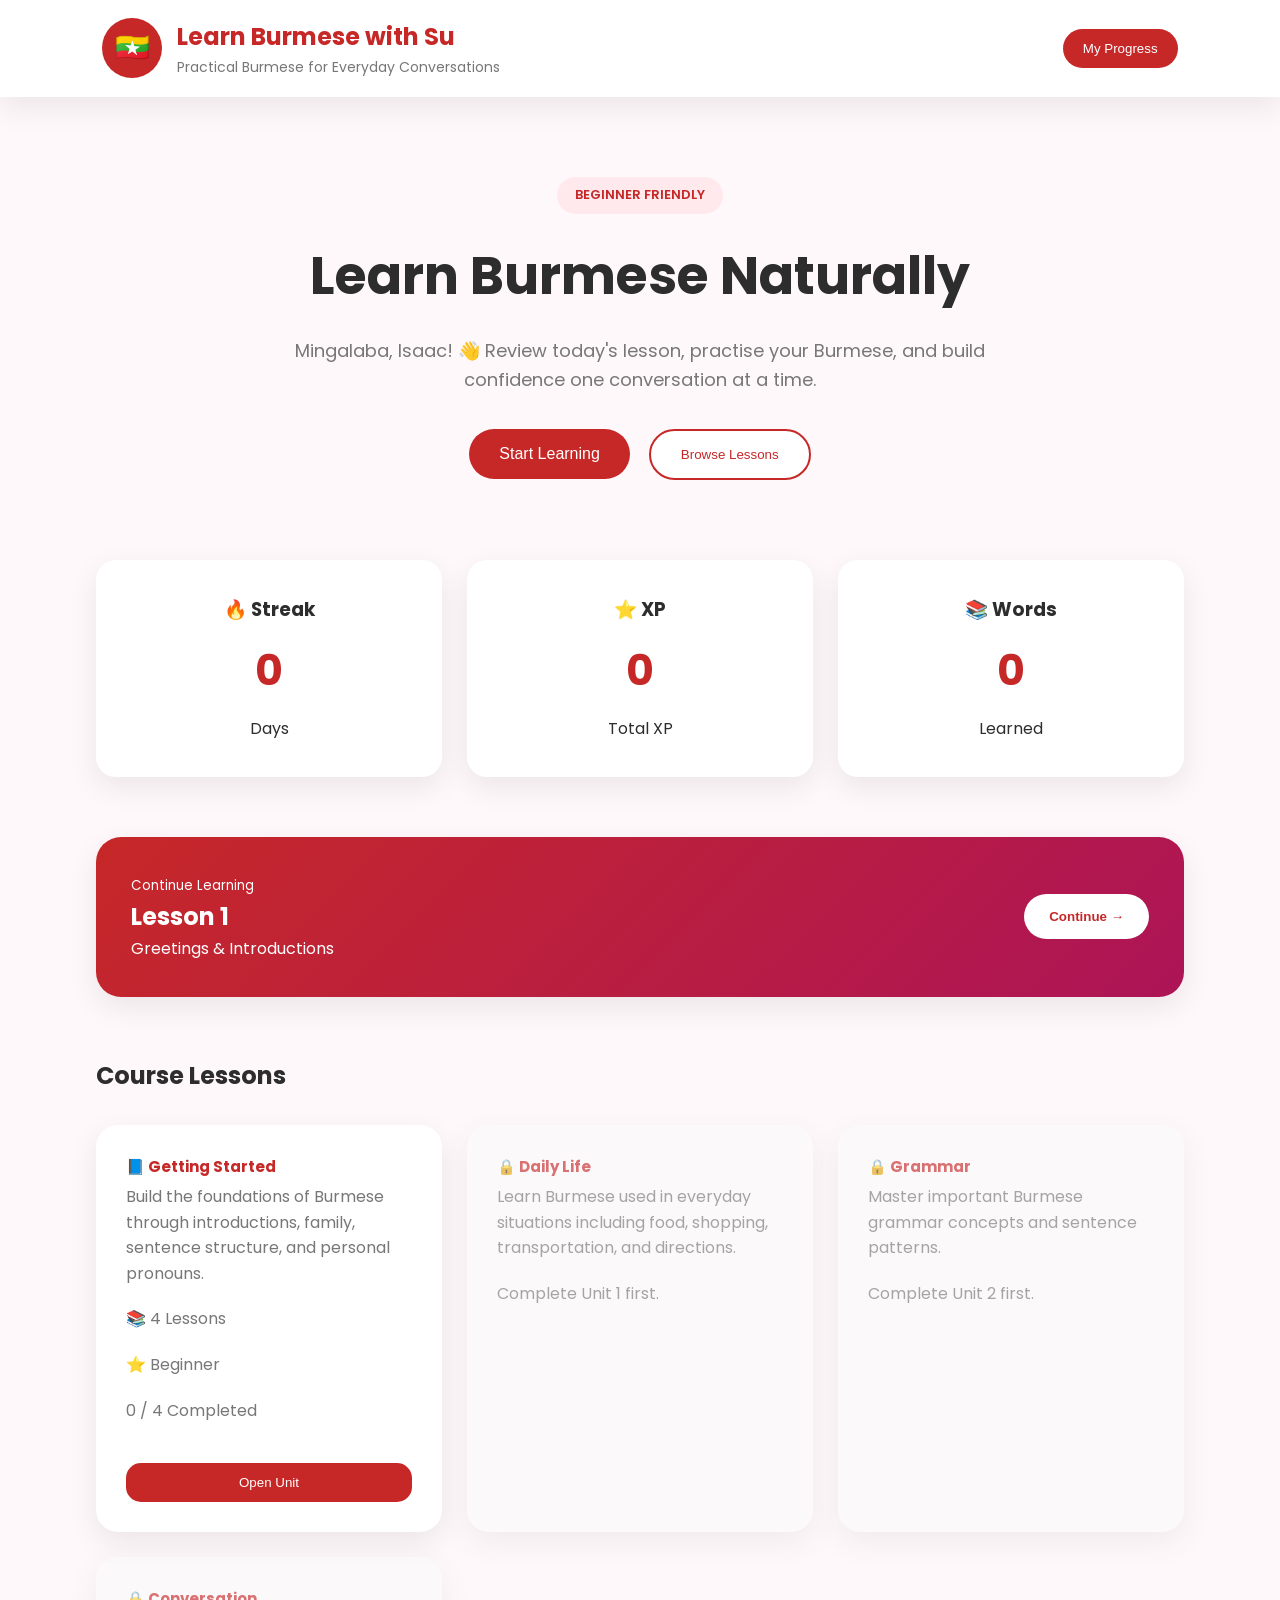
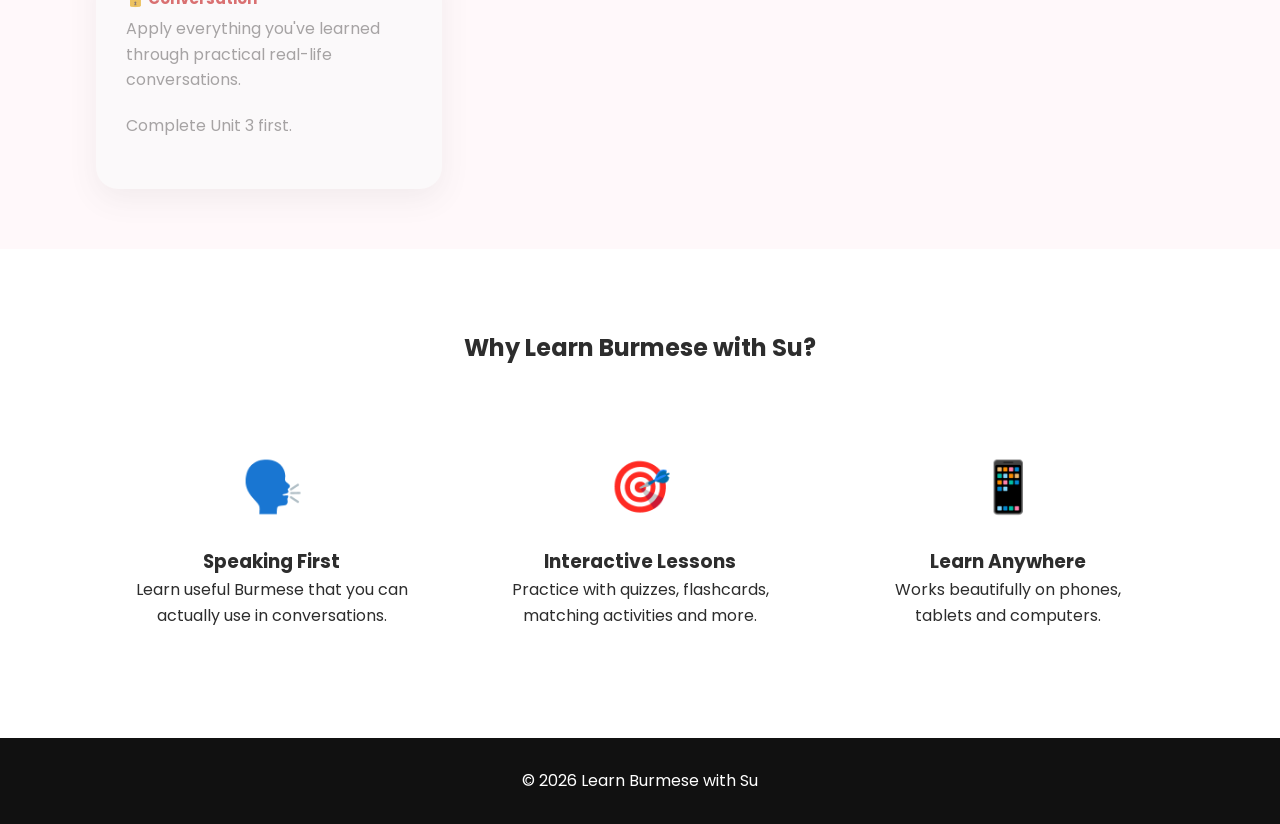
<file: index.html>
<!DOCTYPE html>
<html lang="en">
<head>
    <meta charset="UTF-8">
    <meta name="viewport" content="width=device-width, initial-scale=1.0">

    <title>Learn Burmese with Su</title>

    <meta name="description" content="Learn practical Burmese through interactive lessons with Su.">

    <link rel="preconnect" href="https://fonts.googleapis.com">
    <link rel="preconnect" href="https://fonts.gstatic.com" crossorigin>

    <link href="https://fonts.googleapis.com/css2?family=Poppins:wght@300;400;500;600;700&display=swap" rel="stylesheet">

    <link rel="stylesheet" href="style.css">
</head>

<body>

<header class="navbar">

    <div class="logo">

        <div class="logo-icon">
            🇲🇲
        </div>

        <div class="logo-text">

            <h1>Learn Burmese with Su</h1>

            <p>Practical Burmese for Everyday Conversations</p>

        </div>

    </div>

    <button class="login-btn">
        My Progress
    </button>

</header>

<main>

<section class="hero">

    <div class="hero-content">

        <span class="tag">
            BEGINNER FRIENDLY
        </span>

        <h2>
            Learn Burmese Naturally
        </h2>

        <p>
            Mingalaba, Isaac! 👋
            Review today's lesson, practise your Burmese, and build confidence one conversation at a time.
        </p>

        <div class="hero-buttons">

            <button class="primary-btn" onclick="startLesson()">
                Start Learning
            </button>

            <button class="secondary-btn" onclick="scrollToLessons()">
                Browse Lessons
            </button>

        </div>

    </div>

</section>

<section class="dashboard">

    <div class="stat-card">

        <h3>🔥 Streak</h3>

        <span id="streak">0</span>

        <p>Days</p>

    </div>

    <div class="stat-card">

        <h3>⭐ XP</h3>

        <span id="xp">0</span>

        <p>Total XP</p>

    </div>

    <div class="stat-card">

        <h3>📚 Words</h3>

        <span id="words">0</span>

        <p>Learned</p>

    </div>

</section>

<section class="continue">

    <div class="continue-card">

        <div>

            <small>Continue Learning</small>

            <h2>Lesson 1</h2>

            <p>Greetings & Introductions</p>

        </div>

        <button onclick="startLesson()">
            Continue →
        </button>

    </div>

</section>

<section class="lessons" id="lessons">

    <h2>Course Lessons</h2>

    <div id="unitContainer">

        <!-- Lesson cards will be generated by app.js -->

    </div>

</section>

<section class="about">

    <h2>Why Learn Burmese with Su?</h2>

    <div class="features">

        <div class="feature">

            <div class="emoji">🗣️</div>

            <h3>Speaking First</h3>

            <p>
                Learn useful Burmese that you can actually use in conversations.
            </p>

        </div>

        <div class="feature">

            <div class="emoji">🎯</div>

            <h3>Interactive Lessons</h3>

            <p>
                Practice with quizzes, flashcards, matching activities and more.
            </p>

        </div>

        <div class="feature">

            <div class="emoji">📱</div>

            <h3>Learn Anywhere</h3>

            <p>
                Works beautifully on phones, tablets and computers.
            </p>

        </div>

    </div>

</section>

</main>

<footer>

    <p>

        © 2026 Learn Burmese with Su

    </p>

</footer>

<script src="courseData.js"></script>
<script src="progress.js"></script>
<script src="app.js"></script>

</body>
</html>
</file>
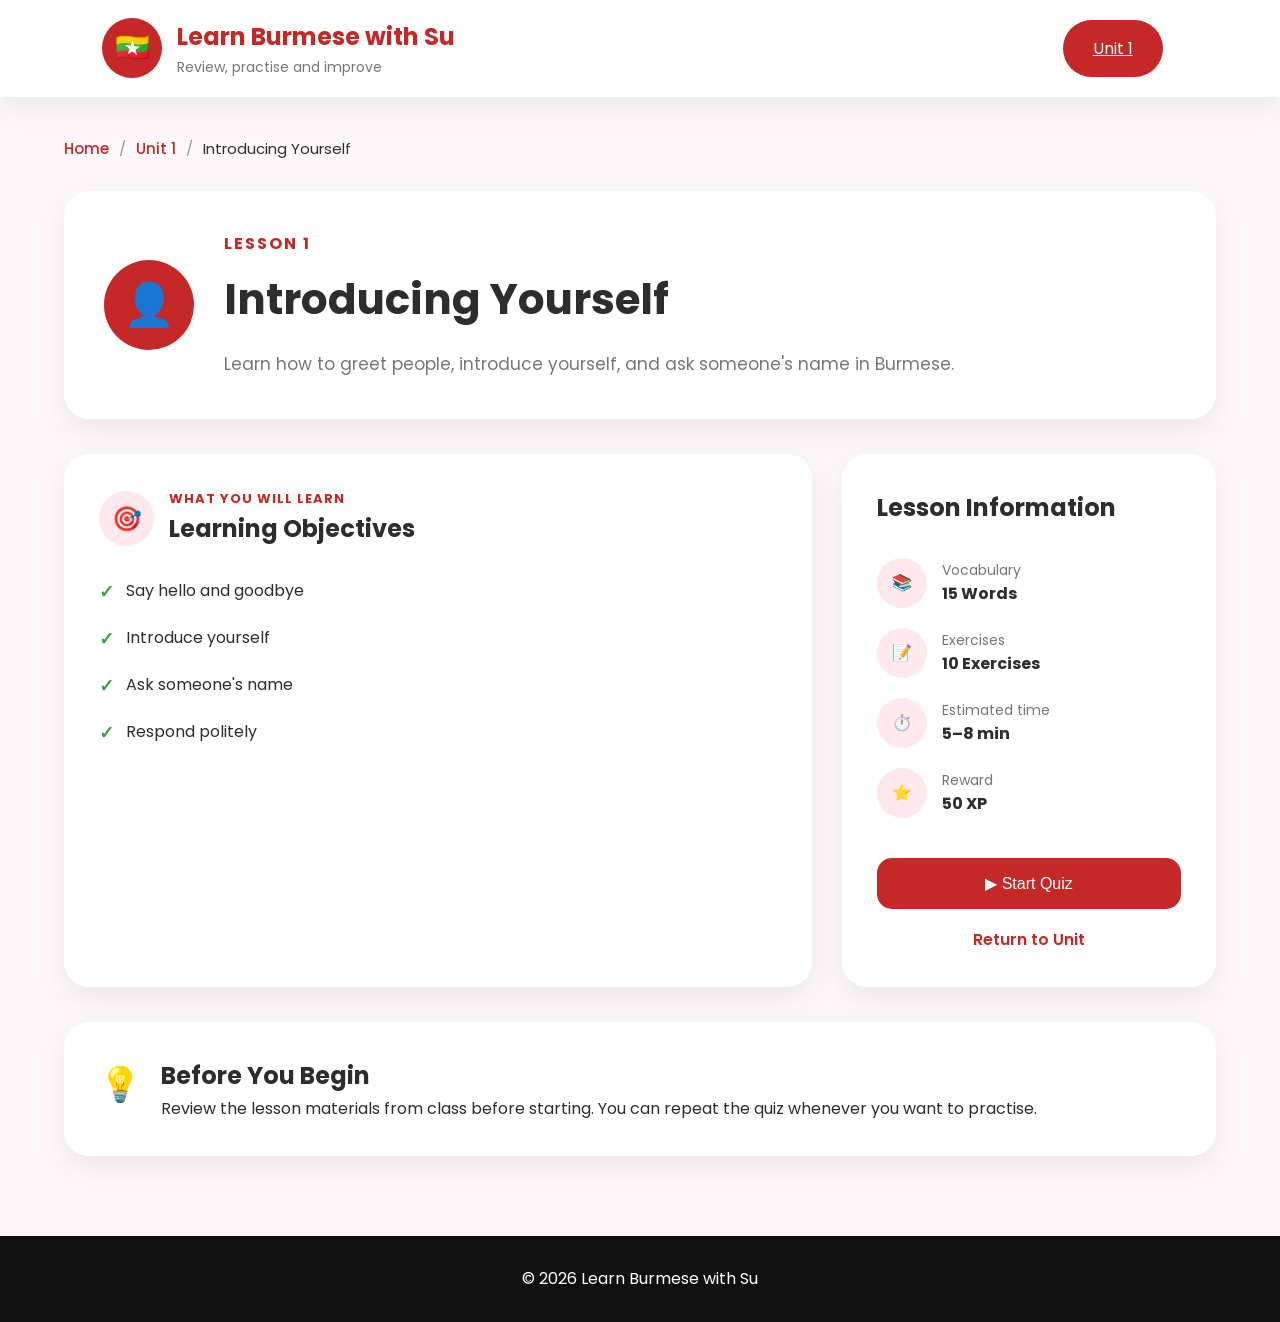
<file: lesson.html>
<!DOCTYPE html>

<html lang="en">

<head>

    <meta charset="UTF-8">

    <meta
        name="viewport"
        content="width=device-width, initial-scale=1.0"
    >

    <meta
        name="description"
        content="Review the lesson objectives and begin your Burmese language practice."
    >

    <title>Lesson Overview | Learn Burmese with Su</title>

    <link
        rel="preconnect"
        href="https://fonts.googleapis.com"
    >

    <link
        rel="preconnect"
        href="https://fonts.gstatic.com"
        crossorigin
    >

    <link
        href="https://fonts.googleapis.com/css2?family=Poppins:wght@400;500;600;700&display=swap"
        rel="stylesheet"
    >

    <link
        rel="stylesheet"
        href="style.css"
    >

</head>

<body class="lesson-overview-page">


    <!-- ==========================================
         NAVIGATION
    =========================================== -->

    <header class="navbar">

        <div class="logo">

            <div class="logo-icon">
                🇲🇲
            </div>

            <div class="logo-text">

                <h1>Learn Burmese with Su</h1>

                <p>Review, practise and improve</p>

            </div>

        </div>


        <a
            id="backUnitButton"
            href="#"
            class="primary-btn nav-btn"
        >
            Back To Unit
        </a>

    </header>



    <!-- ==========================================
         MAIN CONTENT
    =========================================== -->

    <main class="lesson-overview-container">


        <!-- BREADCRUMB -->

        <nav
            class="lesson-breadcrumb"
            aria-label="Lesson navigation"
        >

            <a
                href="index.html"
                class="breadcrumb-link"
            >
                Home
            </a>

            <span class="breadcrumb-divider">
                /
            </span>

            <a
                href="unit.html?unit=1"
                id="unitBreadcrumb"
                class="breadcrumb-link"
            >
                Unit 1
            </a>

            <span class="breadcrumb-divider">
                /
            </span>

            <span id="lessonBreadcrumb">
                Lesson
            </span>

        </nav>



        <!-- LESSON HERO -->

        <section class="lesson-overview-hero">

            <div
                id="lessonOverviewIcon"
                class="lesson-overview-icon"
            >
                👤
            </div>


            <div class="lesson-overview-content">

                <p
                    id="lessonNumber"
                    class="lesson-overview-label"
                >
                    LESSON 1
                </p>

                <h1 id="lessonTitle">
                    Introducing Yourself
                </h1>

                <p
                    id="lessonDescription"
                    class="lesson-overview-description"
                >
                    Learn how to greet people, introduce yourself and ask
                    someone their name in Burmese.
                </p>

            </div>

        </section>



        <!-- LESSON DETAILS -->

        <div class="lesson-overview-grid">


            <!-- LEFT COLUMN -->

            <section class="lesson-objectives-card">

                <div class="section-heading">

                    <div class="section-heading-icon">
                        🎯
                    </div>

                    <div>

                        <p class="section-label">
                            WHAT YOU WILL LEARN
                        </p>

                        <h2>Learning Objectives</h2>

                    </div>

                </div>


                <ul
                    id="objectivesList"
                    class="objectives-list"
                >

                    <li>
                        <span class="objective-check">✓</span>
                        Greet someone politely
                    </li>

                    <li>
                        <span class="objective-check">✓</span>
                        Introduce yourself
                    </li>

                    <li>
                        <span class="objective-check">✓</span>
                        Ask someone their name
                    </li>

                    <li>
                        <span class="objective-check">✓</span>
                        Respond using simple Burmese expressions
                    </li>

                </ul>

            </section>



            <!-- RIGHT COLUMN -->

            <aside class="lesson-information-card">

                <h2>Lesson Information</h2>


                <div class="lesson-information-list">


                    <div class="lesson-information-item">

                        <div class="information-icon">
                            📚
                        </div>

                        <div>

                            <span class="information-label">
                                Vocabulary
                            </span>

                            <strong id="lessonWords">
                                15 words
                            </strong>

                        </div>

                    </div>


                    <div class="lesson-information-item">

                        <div class="information-icon">
                            📝
                        </div>

                        <div>

                            <span class="information-label">
                                Exercises
                            </span>

                            <strong id="lessonExercises">
                                10 exercises
                            </strong>

                        </div>

                    </div>


                    <div class="lesson-information-item">

                        <div class="information-icon">
                            ⏱️
                        </div>

                        <div>

                            <span class="information-label">
                                Estimated time
                            </span>

                            <strong id="lessonDuration">
                                5–8 minutes
                            </strong>

                        </div>

                    </div>


                    <div class="lesson-information-item">

                        <div class="information-icon">
                            ⭐
                        </div>

                        <div>

                            <span class="information-label">
                                Reward
                            </span>

                            <strong id="lessonXp">
                                50 XP
                            </strong>

                        </div>

                    </div>


                </div>


                <button
                    id="startPracticeButton"
                    class="start-practice-btn"
                    type="button"
                >
                    <span>▶</span>
                    Start Quiz
                </button>


                <a
                    href="unit.html?unit=1"
                    id="backToUnitLink"
                    class="back-to-unit-link"
                >
                    Return to Unit
                </a>

            </aside>


        </div>



        <!-- LESSON NOTE -->

        <section class="lesson-note-card">

            <div class="lesson-note-icon">
                💡
            </div>

            <div>

                <h2>Before You Begin</h2>

                <p>
                    Review the lesson materials from class before starting.
                    You can repeat the quiz whenever you want to practise.
                </p>

            </div>

        </section>


    </main>



    <!-- ==========================================
         FOOTER
    =========================================== -->

    <footer>

        <p>
            © 2026 Learn Burmese with Su
        </p>

    </footer>



    <!-- ==========================================
         SCRIPTS
    =========================================== -->

    <script src="courseData.js"></script>
    <script src="progress.js"></script>
    <script src="lesson.js"></script>


</body>

</html>
</file>
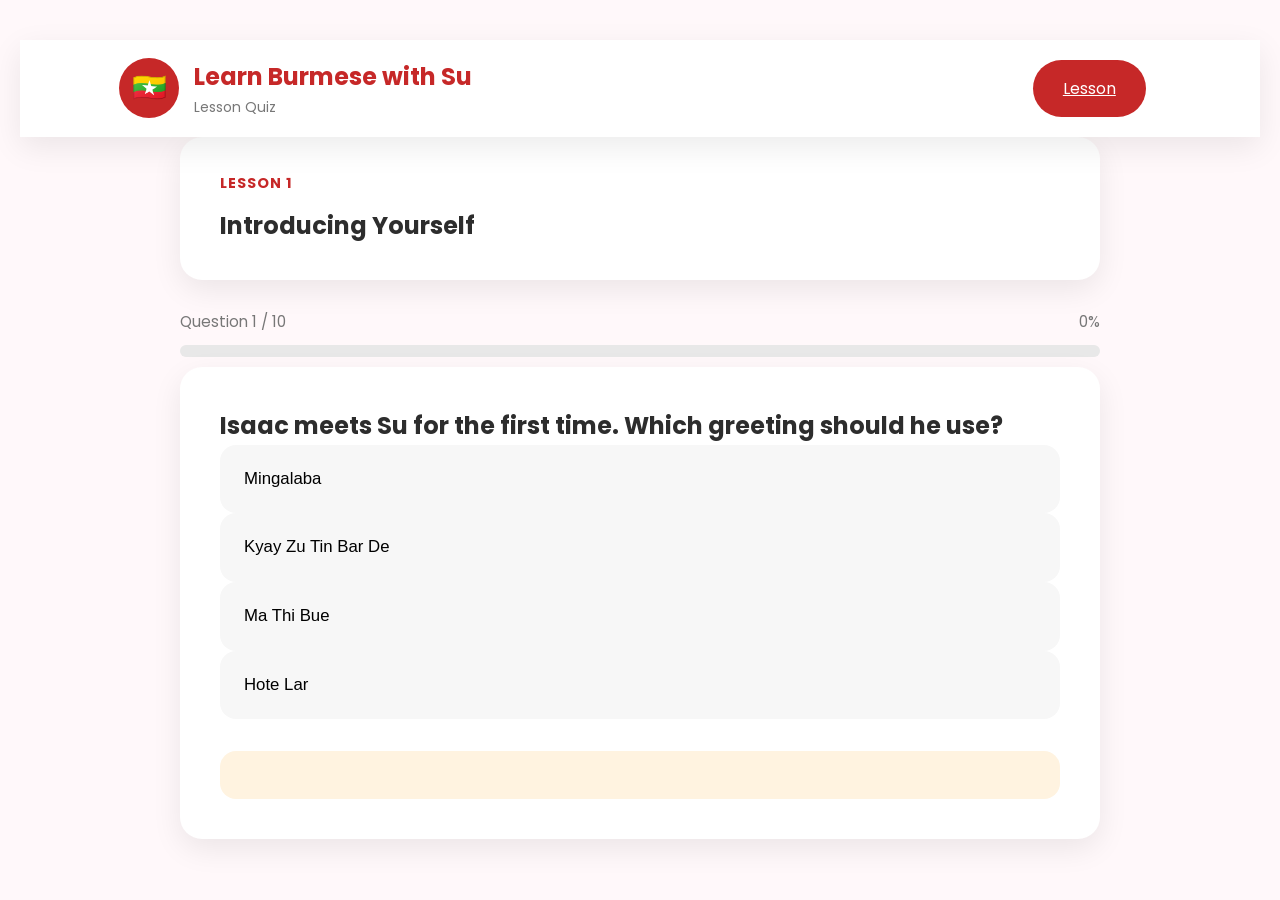
<file: quiz.html>
<!DOCTYPE html>

<html lang="en">

<head>

    <meta charset="UTF-8">

    <meta
        name="viewport"
        content="width=device-width, initial-scale=1.0"
    >

    <title>Quiz | Learn Burmese with Su</title>

    <link
        rel="preconnect"
        href="https://fonts.googleapis.com"
    >

    <link
        rel="preconnect"
        href="https://fonts.gstatic.com"
        crossorigin
    >

    <link
        href="https://fonts.googleapis.com/css2?family=Poppins:wght@400;500;600;700&display=swap"
        rel="stylesheet"
    >

    <link
        rel="stylesheet"
        href="style.css"
    >

</head>

<body class="quiz-page">


    <!-- ==========================================
         NAVBAR
    =========================================== -->

    <header class="navbar">

        <div class="logo">

            <div class="logo-icon">
                🇲🇲
            </div>

            <div class="logo-text">

                <h1>Learn Burmese with Su</h1>

                <p>Lesson Quiz</p>

            </div>

        </div>

        <a
            id="backLesson"
            href="#"
            class="primary-btn nav-btn"
        >
            Lesson
        </a>

    </header>



    <!-- ==========================================
         QUIZ
    =========================================== -->

    <main class="quiz-container">


        <!-- LESSON TITLE -->

        <section class="quiz-header">

            <p
                id="lessonLabel"
                class="quiz-label"
            >
                LESSON
            </p>

            <h1 id="lessonTitle">
                Lesson Title
            </h1>

        </section>



        <!-- PROGRESS -->

        <section class="progress-box">

            <div class="progress-info">

                <span id="questionNumber">
                    Question 1 / 10
                </span>

                <span id="progressPercent">
                    10%
                </span>

            </div>

            <div class="progress-bar">

                <div
                    id="progressFill"
                    class="progress-fill"
                ></div>

            </div>

        </section>



        <!-- QUESTION -->

        <section class="question-card">

            <h2 id="question">
                Loading...
            </h2>

            <div id="answers">

            </div>

            <div id="feedback" class="feedback"></div>
            
            <button
                id="nextBtn"
                class="next-btn"
                style="display:none;">
                Next Question →
            </button>

        </section>

    </main>



    <!-- ==========================================
         COMPLETION MODAL
    =========================================== -->

    <div
        id="completeScreen"
        class="complete-screen"
    >

        <div class="complete-card">

            <h1>
                🎉 Lesson Complete!
            </h1>

            <h2 id="completeLessonTitle">
                Lesson
            </h2>

            <div class="stats">

                <div>

                    <h3 id="correctAnswers">
                        0
                    </h3>

                    <p>Correct</p>

                </div>

                <div>

                    <h3 id="earnedXP">
                        50
                    </h3>

                    <p>XP</p>

                </div>

            </div>

            <p id="unlockMessage">

                Great work!

            </p>

            <button
                id="continueButton"
                class="primary-btn"
            >

                Continue

            </button>

        </div>

    </div>



    <!-- ==========================================
         SCRIPTS
    =========================================== -->

    <script src="courseData.js"></script>
    <script src="progress.js"></script>
    <script src="quiz.js"></script>

</body>

</html>
</file>
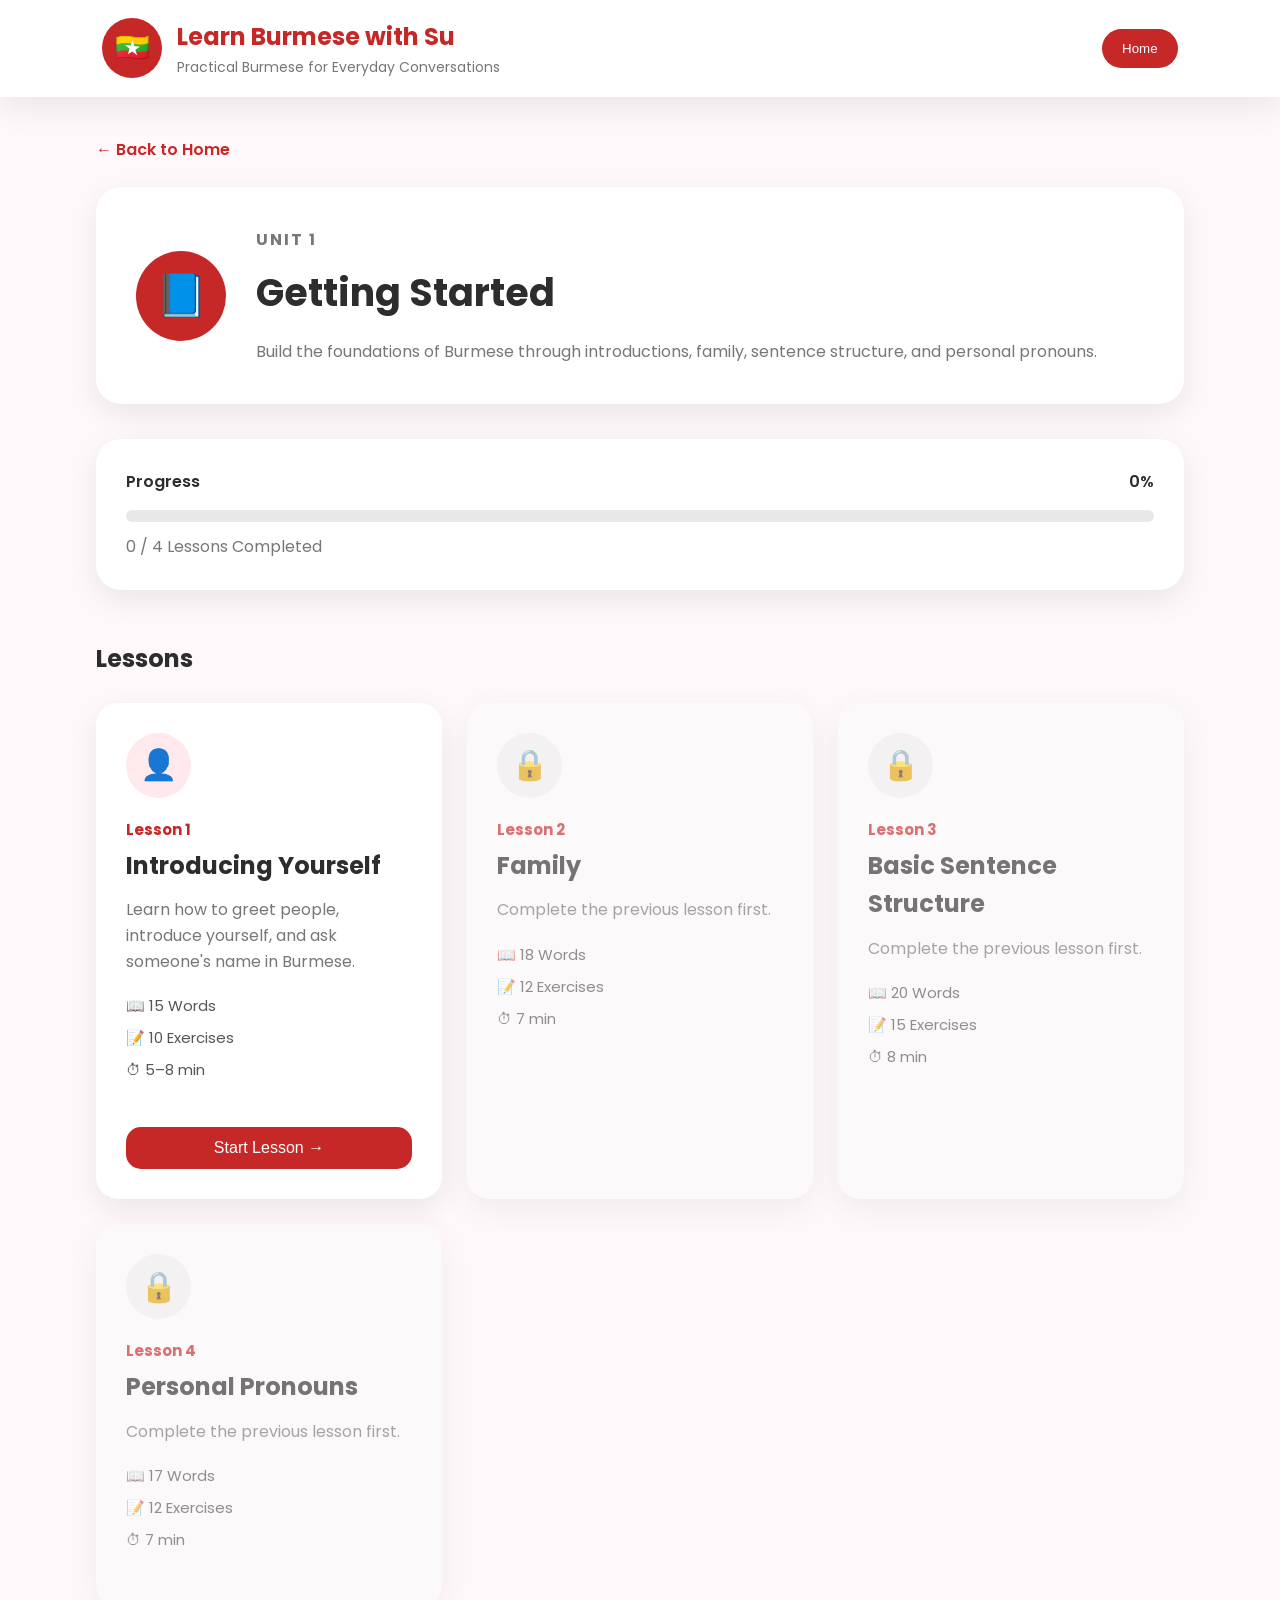
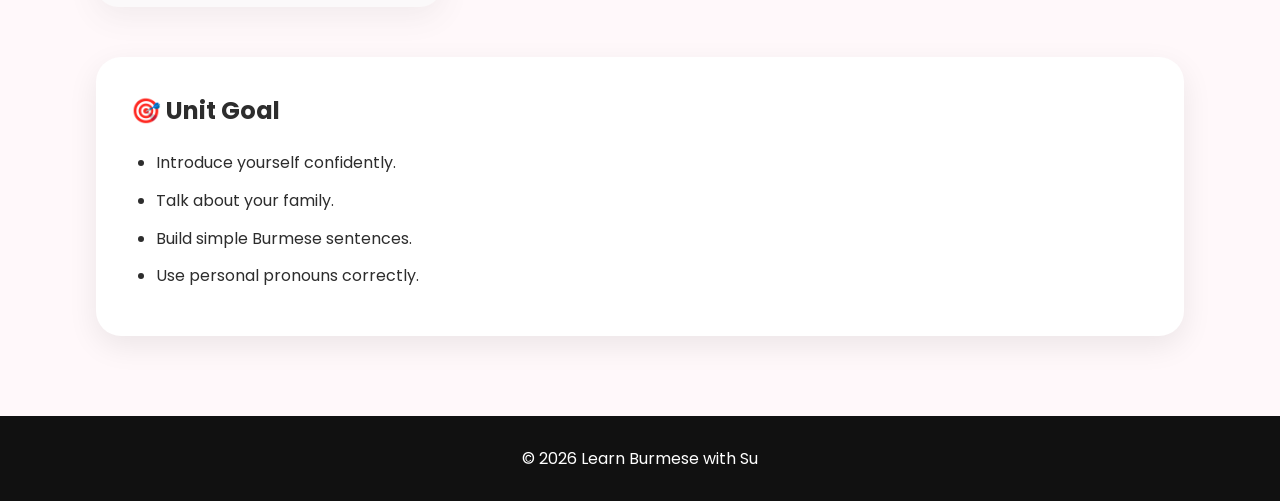
<file: unit.html>
<!DOCTYPE html>
<html lang="en">

<head>

    <meta charset="UTF-8">
    <meta name="viewport" content="width=device-width, initial-scale=1.0">

    <title>Unit | Learn Burmese with Su</title>

    <link rel="preconnect" href="https://fonts.googleapis.com">
    <link rel="preconnect" href="https://fonts.gstatic.com" crossorigin>

    <link href="https://fonts.googleapis.com/css2?family=Poppins:wght@300;400;500;600;700&display=swap" rel="stylesheet">

    <link rel="stylesheet" href="style.css">

</head>

<body>

<header class="navbar">

    <div class="logo">

        <div class="logo-icon">
            🇲🇲
        </div>

        <div class="logo-text">

            <h1>Learn Burmese with Su</h1>

            <p>Practical Burmese for Everyday Conversations</p>

        </div>

    </div>

    <button class="login-btn" onclick="window.location.href='index.html'">
        Home
    </button>

</header>



<main class="unit-container">

    <!-- ==========================
            Breadcrumb
    =========================== -->

    <a href="index.html" class="back-link">
        ← Back to Home
    </a>



    <!-- ==========================
            Unit Header
    =========================== -->

    <section class="unit-hero">

        <div class="unit-icon" id="unitIcon">
            📘
        </div>

        <div>

            <p class="unit-label" id="unitLabel">
                UNIT 1
            </p>

            <h1 id="unitTitle">
                Loading...
            </h1>

            <p id="unitDescription">
                Loading unit...
            </p>

        </div>

    </section>



    <!-- ==========================
            Progress
    =========================== -->

    <section class="progress-section">

        <div class="progress-header">

            <span>Progress</span>

            <span id="progressPercent">
                0%
            </span>

        </div>

        <div class="progress-bar">

            <div
                class="progress-fill"
                id="progressFill">

            </div>

        </div>

        <p id="progressText">
            0 / 4 Lessons Completed
        </p>

    </section>



    <!-- ==========================
            Lessons
    =========================== -->

    <section class="lesson-section">

        <h2>
            Lessons
        </h2>

        <div id="lessonContainer">

            <!-- Generated by unit.js -->

        </div>

    </section>



    <!-- ==========================
            Unit Goal
    =========================== -->

    <section class="goal-card">

        <h2>
            🎯 Unit Goal
        </h2>

        <ul id="goalList">

            <li>Introduce yourself confidently.</li>

            <li>Talk about your family.</li>

            <li>Build simple Burmese sentences.</li>

            <li>Use personal pronouns correctly.</li>

        </ul>

    </section>

</main>



<footer>

    <p>
        © 2026 Learn Burmese with Su
    </p>

</footer>



<!-- Course Data -->

<script src="courseData.js"></script>

<script src="progress.js"></script>

<!-- Unit Logic -->

<script src="unit.js"></script>

</body>

</html>
</file>
<file: style.css>
/* ==========================================
   Learn Burmese with Su
   Version 1.0
========================================== */

:root{

    --primary:#C62828;
    --primary-dark:#8E1C1C;

    --background:#FFF8FA;

    --card:#FFFFFF;

    --text:#2D2D2D;

    --gray:#777777;

    --border:#F2E8EA;

    --success:#43A047;

    --danger:#E53935;

    --shadow:0 10px 30px rgba(0,0,0,.08);

}

*{
    margin:0;
    padding:0;
    box-sizing:border-box;
}

html{
    scroll-behavior:smooth;
}

body{

    font-family:'Poppins',sans-serif;

    background:var(--background);

    color:var(--text);

    line-height:1.6;

}

/* ==========================
      NAVBAR
========================== */

.navbar{

    background:white;

    display:flex;

    justify-content:space-between;

    align-items:center;

    padding:18px 8%;

    box-shadow:var(--shadow);

    position:sticky;

    top:0;

    z-index:1000;

}

.logo{

    display:flex;

    align-items:center;

    gap:15px;

}

.logo-icon{

    width:60px;

    height:60px;

    border-radius:50%;

    background:var(--primary);

    color:white;

    display:flex;

    justify-content:center;

    align-items:center;

    font-size:28px;

}

.logo-text h1{

    font-size:24px;

    color:var(--primary);

}

.logo-text p{

    color:var(--gray);

    font-size:14px;

}

.login-btn{

    border:none;

    background:var(--primary);

    color:white;

    padding:12px 20px;

    border-radius:30px;

    cursor:pointer;

    transition:.3s;

}

.login-btn:hover{

    background:var(--primary-dark);

}

/* ==========================
      HERO
========================== */

.hero{

    padding:80px 8%;

    text-align:center;

}

.tag{

    display:inline-block;

    background:#FFE9EC;

    color:var(--primary);

    padding:8px 18px;

    border-radius:50px;

    font-size:13px;

    font-weight:600;

    margin-bottom:20px;

}

.hero h2{

    font-size:52px;

    margin-bottom:20px;

}

.hero p{

    max-width:700px;

    margin:auto;

    color:var(--gray);

    font-size:18px;

}

.hero-buttons{

    margin-top:35px;

}

.primary-btn{

    background:var(--primary);

    color:white;

    border:none;

    padding:16px 30px;

    border-radius:40px;

    cursor:pointer;

    font-size:16px;

    margin-right:15px;

    transition:.3s;

}

.primary-btn:hover{

    transform:translateY(-3px);

    background:var(--primary-dark);

}

.secondary-btn{

    background:white;

    color:var(--primary);

    border:2px solid var(--primary);

    padding:16px 30px;

    border-radius:40px;

    cursor:pointer;

    transition:.3s;

}

.secondary-btn:hover{

    background:var(--primary);

    color:white;

}

/* ==========================
      DASHBOARD
========================== */

.dashboard{

    width:85%;

    margin:auto;

    display:grid;

    grid-template-columns:repeat(3,1fr);

    gap:25px;

}

.stat-card{

    background:white;

    border-radius:20px;

    text-align:center;

    padding:35px;

    box-shadow:var(--shadow);

}

.stat-card span{

    font-size:42px;

    font-weight:bold;

    color:var(--primary);

    display:block;

    margin:12px 0;

}

/* ==========================
      CONTINUE CARD
========================== */

.continue{

    width:85%;

    margin:60px auto;

}

.continue-card{

    background:linear-gradient(135deg,#C62828,#AD1457);

    color:white;

    padding:35px;

    border-radius:25px;

    display:flex;

    justify-content:space-between;

    align-items:center;

    box-shadow:var(--shadow);

}

.continue-card button{

    background:white;

    color:var(--primary);

    border:none;

    padding:15px 25px;

    border-radius:30px;

    cursor:pointer;

    font-weight:600;

}

/* ==========================
      LESSONS
========================== */

.lessons{

    width:85%;

    margin:auto;

    padding-bottom:60px;

}

.lessons h2{

    margin-bottom:30px;

}

#unitContainer{

    display:grid;

    grid-template-columns:repeat(auto-fit,minmax(280px,1fr));

    gap:25px;

}

.lesson-card{

    background:white;

    border-radius:20px;

    padding:25px;

    box-shadow:var(--shadow);

    transition:.3s;

    cursor:pointer;

}

.lesson-card:hover{

    transform:translateY(-6px);

}

.lesson-card h3{

    color:var(--primary);

    margin-bottom:10px;

}

.lesson-card p{

    color:var(--gray);

}

.lesson-card button{

    margin-top:20px;

    width:100%;

    background:var(--primary);

    color:white;

    border:none;

    padding:12px;

    border-radius:15px;

    cursor:pointer;

}

/* ==========================
      ABOUT
========================== */

.about{

    background:white;

    padding:80px 8%;

}

.about h2{

    text-align:center;

    margin-bottom:50px;

}

.features{

    display:grid;

    grid-template-columns:repeat(3,1fr);

    gap:30px;

}

.feature{

    text-align:center;

    padding:30px;

}

.emoji{

    font-size:50px;

    margin-bottom:20px;

}

/* ==========================
      FOOTER
========================== */

footer{

    background:#111;

    color:white;

    text-align:center;

    padding:30px;

}

/* ==========================
      MOBILE
========================== */

@media(max-width:900px){

.dashboard{

    grid-template-columns:1fr;

}

.features{

    grid-template-columns:1fr;

}

.continue-card{

    flex-direction:column;

    text-align:center;

    gap:25px;

}

.hero h2{

    font-size:36px;

}

.navbar{

    flex-direction:column;

    gap:20px;

}

.logo{

    flex-direction:column;

}

}

/*==================================================
    LESSON OVERVIEW PAGE
==================================================*/

.lesson-overview-page{
    background:var(--background);
    min-height:100vh;
}

.lesson-overview-container{
    width:90%;
    max-width:1200px;
    margin:40px auto 80px;
}

/*==================================================
    BREADCRUMB
==================================================*/

.lesson-breadcrumb{
    display:flex;
    align-items:center;
    gap:10px;
    margin-bottom:30px;
    font-size:15px;
}

.breadcrumb-link{
    color:var(--primary);
    text-decoration:none;
    font-weight:500;
}

.breadcrumb-link:hover{
    text-decoration:underline;
}

.breadcrumb-divider{
    color:#999;
}

/*==================================================
    HERO
==================================================*/

.lesson-overview-hero{
    background:white;
    border-radius:25px;
    padding:40px;
    display:flex;
    align-items:center;
    gap:30px;
    box-shadow:var(--shadow);
    margin-bottom:35px;
}

.lesson-overview-icon{
    width:90px;
    height:90px;
    border-radius:50%;
    background:var(--primary);
    color:white;
    display:flex;
    justify-content:center;
    align-items:center;
    font-size:42px;
    flex-shrink:0;
}

.lesson-overview-label{
    color:var(--primary);
    font-weight:700;
    letter-spacing:2px;
    margin-bottom:10px;
}

.lesson-overview-content h1{
    font-size:42px;
    margin-bottom:15px;
}

.lesson-overview-description{
    color:var(--gray);
    font-size:17px;
    line-height:1.8;
}

/*==================================================
    GRID
==================================================*/

.lesson-overview-grid{
    display:grid;
    grid-template-columns:2fr 1fr;
    gap:30px;
    margin-bottom:35px;
}

/*==================================================
    CARDS
==================================================*/

.lesson-objectives-card,
.lesson-information-card,
.lesson-note-card{
    background:white;
    border-radius:25px;
    padding:35px;
    box-shadow:var(--shadow);
}

/*==================================================
    SECTION HEADER
==================================================*/

.section-heading{
    display:flex;
    align-items:center;
    gap:15px;
    margin-bottom:30px;
}

.section-heading-icon{
    width:55px;
    height:55px;
    border-radius:50%;
    background:#FFE9EC;
    display:flex;
    justify-content:center;
    align-items:center;
    font-size:24px;
}

.section-label{
    color:var(--primary);
    font-size:13px;
    font-weight:700;
    letter-spacing:1px;
}

/*==================================================
    OBJECTIVES
==================================================*/

.objectives-list{
    list-style:none;
}

.objectives-list li{
    display:flex;
    align-items:flex-start;
    gap:12px;
    margin-bottom:18px;
    font-size:16px;
}

.objective-check{
    color:var(--success);
    font-weight:bold;
    font-size:18px;
}

/*==================================================
    LESSON INFO
==================================================*/

.lesson-information-list{
    display:flex;
    flex-direction:column;
    gap:20px;
    margin:30px 0;
}

.lesson-information-item{
    display:flex;
    gap:15px;
    align-items:center;
}

.information-icon{
    width:50px;
    height:50px;
    border-radius:50%;
    background:#FFE9EC;
    display:flex;
    justify-content:center;
    align-items:center;
}

.information-label{
    display:block;
    color:var(--gray);
    font-size:14px;
}

/*==================================================
    BUTTONS
==================================================*/

.start-practice-btn{
    width:100%;
    padding:16px;
    border:none;
    border-radius:15px;
    background:var(--primary);
    color:white;
    font-size:16px;
    cursor:pointer;
    transition:.3s;
    margin-top:10px;
}

.start-practice-btn:hover{
    background:var(--primary-dark);
}

.back-to-unit-link{
    display:block;
    text-align:center;
    margin-top:18px;
    color:var(--primary);
    text-decoration:none;
    font-weight:600;
}

.back-to-unit-link:hover{
    text-decoration:underline;
}

/*==================================================
    NOTE CARD
==================================================*/

.lesson-note-card{
    display:flex;
    gap:20px;
    align-items:flex-start;
}

.lesson-note-icon{
    font-size:34px;
}

/*==================================================
    MOBILE
==================================================*/

@media(max-width:900px){

    .lesson-overview-hero{
        flex-direction:column;
        text-align:center;
    }

    .lesson-overview-grid{
        grid-template-columns:1fr;
    }

    .lesson-overview-content h1{
        font-size:34px;
    }

}

/*==========================================
UNIT PAGE
==========================================*/

.unit-container{

    width:85%;
    max-width:1200px;
    margin:40px auto 80px;

}

.back-link{

    display:inline-block;
    margin-bottom:25px;

    color:var(--primary);

    text-decoration:none;

    font-weight:600;

    transition:.3s;

}

.back-link:hover{

    color:var(--primary-dark);

}

.unit-hero{

    background:white;

    border-radius:25px;

    padding:40px;

    display:flex;

    align-items:center;

    gap:30px;

    box-shadow:var(--shadow);

    margin-bottom:35px;

}

.unit-icon{

    width:90px;

    height:90px;

    border-radius:50%;

    background:var(--primary);

    color:white;

    display:flex;

    justify-content:center;

    align-items:center;

    font-size:42px;

    flex-shrink:0;

}

.unit-label{

    color:var(--primary);

    font-weight:700;

    letter-spacing:2px;

    margin-bottom:10px;

}

.unit-hero h1{

    font-size:38px;

    margin-bottom:15px;

}

.unit-hero p{

    color:var(--gray);

}



/*==========================================
PROGRESS
==========================================*/

.progress-section{

    background:white;

    border-radius:25px;

    padding:30px;

    box-shadow:var(--shadow);

    margin-bottom:40px;

}

.progress-header{

    display:flex;

    justify-content:space-between;

    align-items:center;

    font-weight:600;

    margin-bottom:15px;

}

.progress-bar{

    width:100%;

    height:14px;

    background:#ECECEC;

    border-radius:20px;

    overflow:hidden;

}

.progress-fill{

    width:0%;

    height:100%;

    background:linear-gradient(90deg,#C62828,#E53935);

    transition:.4s;

}

#progressText{

    margin-top:12px;

    color:var(--gray);

}



/*==========================================
LESSON SECTION
==========================================*/

.lesson-section{

    margin-top:50px;

}

.lesson-section h2{

    margin-bottom:25px;

}



/*==========================================
LESSON CARDS
==========================================*/

#lessonContainer{

    display:grid;

    grid-template-columns:repeat(auto-fit,minmax(320px,1fr));

    gap:25px;

}

.lesson-card{

    background:white;

    border-radius:22px;

    padding:30px;

    box-shadow:var(--shadow);

    transition:.3s;

}

.lesson-card:hover{

    transform:translateY(-6px);

}

.lesson-icon{

    width:65px;

    height:65px;

    border-radius:50%;

    background:#FFE9EC;

    color:var(--primary);

    display:flex;

    justify-content:center;

    align-items:center;

    font-size:30px;

    margin-bottom:20px;

}

.lesson-card h3{

    color:var(--primary);

    font-size:15px;

    margin-bottom:5px;

}

.lesson-card h2{

    margin-bottom:12px;

    font-size:24px;

}

.lesson-card p{

    color:var(--gray);

    margin-bottom:20px;

}

.lesson-meta{

    display:flex;

    flex-direction:column;

    gap:8px;

    margin-bottom:25px;

    color:#555;

    font-size:15px;

}



/*==========================================
LOCKED CARD
==========================================*/

.lesson-card.locked{

    opacity:.65;

    background:#FAFAFA;

}

.lesson-card.locked .lesson-icon{

    background:#EEE;

}

.lesson-card.locked:hover{

    transform:none;

}



/*==========================================
GOAL CARD
==========================================*/

.goal-card{

    background:white;

    margin-top:50px;

    border-radius:25px;

    padding:35px;

    box-shadow:var(--shadow);

}

.goal-card h2{

    margin-bottom:20px;

}

.goal-card ul{

    padding-left:25px;

}

.goal-card li{

    margin-bottom:12px;

}



/*==========================================
RESPONSIVE
==========================================*/

@media(max-width:900px){

.unit-container{

    width:92%;

}

.unit-hero{

    flex-direction:column;

    text-align:center;

}

.progress-header{

    flex-direction:column;

    gap:8px;

}

.lesson-card{

    padding:25px;

}

.lesson-card h2{

    font-size:22px;

}

}

/*==================================================
    QUIZ PAGE
==================================================*/

.quiz-page{
    background:#FFF8FA;
    min-height:100vh;
    padding:40px 20px;
}

.quiz-container{
    width:min(92%, 920px);
    margin:0 auto;
}

.quiz-header{
    background:#FFFFFF;
    border-radius:22px;
    padding:35px 40px;
    box-shadow:var(--shadow);
    margin-bottom:30px;
}

.quiz-label{
    color:var(--primary);
    font-size:.9rem;
    font-weight:700;
    letter-spacing:1px;
    text-transform:uppercase;
    margin-bottom:12px;
}

.quiz-title{
    font-size:2.3rem;
    font-weight:700;
    margin-bottom:28px;
    line-height:1.3;
}

.progress-bar{
    width:100%;
    height:12px;
    background:#E8E8E8;
    border-radius:10px;
    overflow:hidden;
    margin:10px 0;
}

.progress-fill{
    width:0%;
    height:100%;
    background:#C62828;
    transition:.4s;
}

.progress-info{
    display:flex;
    justify-content:space-between;
    align-items:center;
    margin-top:12px;
    font-size:.95rem;
    color:var(--gray);
}

.question-card{
    background:#FFFFFF;
    border-radius:22px;
    padding:40px;
    box-shadow:var(--shadow);
}

.question-text{
    font-size:1.75rem;
    font-weight:600;
    line-height:1.6;
    margin-bottom:38px;
}

.answers{
    display:grid;
    gap:18px;
    margin-bottom:20px;
}

.answer-btn{
    width:100%;
    padding:20px 24px;
    border:none;
    border-radius:16px;
    background:#F7F7F7;
    cursor:pointer;
    font-size:1.05rem;
    line-height:1.7;
    text-align:left;
    transition:.25s;
}

.answer-btn:hover{
    transform:translateY(-2px);
    background:var(--primary);
    color:white;
}

.answer-btn.correct{
    background:#4CAF50;
    color:white;
}

.answer-btn.wrong{
    background:#E53935;
    color:white;
}

.answer-btn:disabled{
    cursor:default;
}

.feedback{
    margin-top:32px;
    padding:24px;
    border-radius:16px;
    background:#FFF3E0;
    line-height:1.8;
}

/*==========================================
    NEXT BUTTON
==========================================*/

.next-btn{

    width:100%;
    margin-top:24px;

    padding:16px;

    background:var(--primary);
    color:white;

    border:none;
    border-radius:16px;

    font-size:16px;
    font-weight:600;

    cursor:pointer;

    transition:.3s;

}

.next-btn:hover{

    background:var(--primary-dark);

    transform:translateY(-2px);

}

.complete-screen{
    position:fixed;
    inset:0;
    background:rgba(0,0,0,.6);
    display:none;
    justify-content:center;
    align-items:center;
    z-index:999;
}

.complete-card{
    background:white;
    width:min(92%,560px);
    padding:50px;
    border-radius:24px;
    text-align:center;
    animation:pop .3s ease;
}

.complete-card h2{
    color:#C62828;
    margin-bottom:20px;
}

.complete-card p{
    margin:12px 0;
}

.complete-card button{
    margin-top:25px;
    background:#C62828;
    color:white;
    border:none;
    border-radius:10px;
    padding:14px 30px;
    cursor:pointer;
    font-size:1rem;
}

.complete-card button:hover{
    background:#8E1C1C;
}

@keyframes pop{

    from{
        transform:scale(.85);
        opacity:0;
    }

    to{
        transform:scale(1);
        opacity:1;
    }

}
</file>
